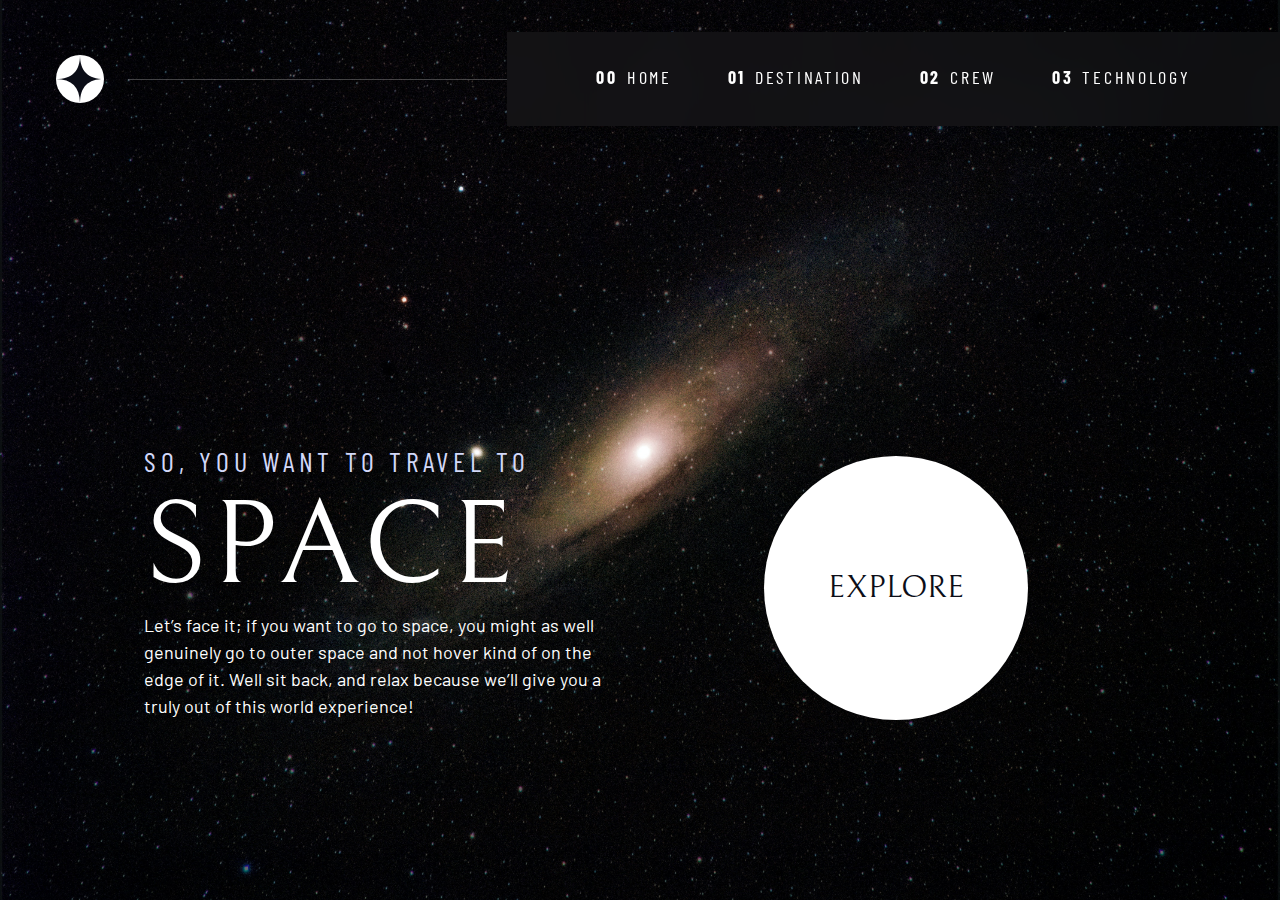
<file: index.html>
<!DOCTYPE html>
<html lang="en">

<head>
    <meta charset="UTF-8">
    <meta name="viewport" content="width=device-width, initial-scale=1.0">

    <link rel="icon" type="image/png" sizes="32x32" href="./assets/favicon-32x32.png">
    <!-- Google fonts -->
    <link rel="preconnect" href="https://fonts.googleapis.com">
    <link rel="preconnect" href="https://fonts.gstatic.com" crossorigin>
    <link
        href="https://fonts.googleapis.com/css2?family=Barlow+Condensed:wght@400;700&family=Bellefair&family=Barlow:wght@400;700&display=swap"
        rel="stylesheet">
    <link rel="stylesheet" href="./style.css">
    <script defer src="./index.js"></script>
    <script defer src="./tabs.js"></script>
    <title>Space tourism website</title>
</head>

<body class="home">
    <a class="skip-to-content" href="#main">Skip to content</a>

    <header class="primary-header flex">
        <div>
            <img src="./assets/shared/logo.svg" alt="space tourism logo" class="logo">
        </div>
        <button class="mobile-nav-toggle" aria-controls="primary-navigation"><span class="sr-only"
                aria-expanded="false">Menu</span></button>
        <nav>
            <ul id="primary-navigation" data-visible="false" class="primary-navigation underline-indicators flex">
                <li><a class="ff-sans-cond uppercase text-white letter-spacing-2" href="index.html"><span
                            aria-hidden="true">00</span>Home</a>
                <li><a class="ff-sans-cond uppercase text-white letter-spacing-2" href="./destination.html"><span
                            aria-hidden="true">01</span>Destination</a>
                <li><a class="ff-sans-cond uppercase text-white letter-spacing-2" href="crew.html"><span
                            aria-hidden="true">02</span>Crew</a>
                <li><a class="ff-sans-cond uppercase text-white letter-spacing-2" href="technology.html"><span
                            aria-hidden="true">03</span>Technology</a>
            </ul>
        </nav>
    </header>

    <main id="main" class="grid-container grid-container--home">
        <div>
            <h1 class="text-accent fs-500 ff-sans-cond uppercase letter-spacing-1">So, you want to travel to
                <span class="d-block fs-900 ff-serif text-white">Space</span>
            </h1>

            <p>Let’s face it; if you want to go to space, you might as well genuinely go to
                outer space and not hover kind of on the edge of it. Well sit back, and relax
                because we’ll give you a truly out of this world experience! </p>
        </div>
        <div>
            <a href="./destination.html" class="large-button uppercase ff-serif text-dark bg-white">Explore</a>
        </div>
    </main>




</body>

</html>
</file>
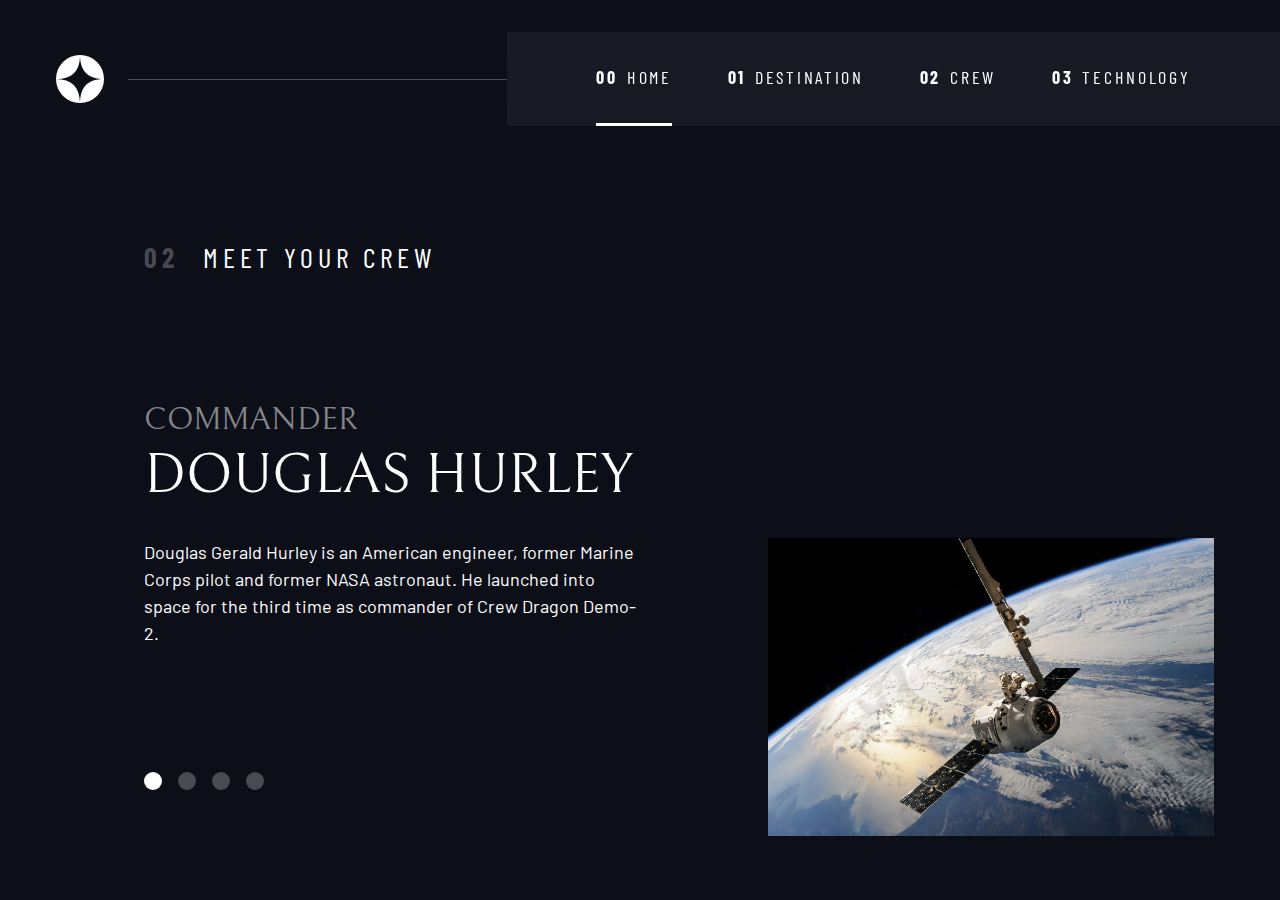
<file: crew-commander.html>
<!DOCTYPE html>
<html lang="en">

<head>
    <meta charset="UTF-8">
    <meta http-equiv="X-UA-Compatible" content="IE=edge">
    <meta name="viewport" content="width=device-width, initial-scale=1.0">
    <link rel="preconnect" href="https://fonts.googleapis.com">
    <link rel="preconnect" href="https://fonts.gstatic.com" crossorigin>
    <link
        href="https://fonts.googleapis.com/css2?family=Barlow+Condensed:wght@400;700&family=Bellefair&family=Barlow:wght@400;700&display=swap"
        rel="stylesheet">
    <link rel="stylesheet" href="./style.css">
    <script defer src="./index.js"></script>
    <title>Space tourism</title>
</head>

<body class="crew">
    <a class="skip-to-content" href="#main">Skip to content</a>

    <header class="primary-header flex">
        <div>
            <img src="./assets/shared/logo.svg" alt="space tourism logo" class="logo">
        </div>
        <button class="mobile-nav-toggle" aria-controls="primary-navigation"><span class="sr-only"
                aria-expanded="false">Menu</span></button>
        <nav>
            <ul id="primary-navigation" data-visible="false" class="primary-navigation underline-indicators flex">
                <li class="active"><a class="ff-sans-cond uppercase text-white letter-spacing-2" href="index.html"><span
                            aria-hidden="true">00</span>Home</a>
                <li><a class="ff-sans-cond uppercase text-white letter-spacing-2" href="destination.html"><span
                            aria-hidden="true">01</span>Destination</a>
                <li><a class="ff-sans-cond uppercase text-white letter-spacing-2" href="crew.html"><span
                            aria-hidden="true">02</span>Crew</a>
                <li><a class="ff-sans-cond uppercase text-white letter-spacing-2" href="technology.html"><span
                            aria-hidden="true">03</span>Technology</a>
            </ul>
        </nav>
    </header>

    <main id="main" class="grid-container grid-container--crew flow">
        <h1 class="numbered-title"><span aria-hidden="true">02</span> Meet your crew</h1>

        <div class="dot-indicators flex">
            <button aria-selected="true"><span class="sr-only">The commander</span></button>
            <button aria-selected="false"><span class="sr-only">The mission specialist</span></button>
            <button aria-selected="false"><span class="sr-only">The pilot</span></button>
            <button aria-selected="false"><span class="sr-only">The crew engineer</span></button>
        </div>

        <article class="crew-details flow">
            <header class="flow flow--space-small">
                <h2 class="fs-600 ff-serif uppercase">Commander</h2>
                <p class="fs-700 uppercase ff-serif">Douglas Hurley</p>
            </header>

            <p>Douglas Gerald Hurley is an American engineer, former Marine Corps pilot
                and former NASA astronaut. He launched into space for the third time as
                commander of Crew Dragon Demo-2.</p>
        </article>
        <picture>
            <img src="./assets/shared/crew-1.jpg" alt="space ship">
        </picture>

    </main>
</body>

</html>
</file>
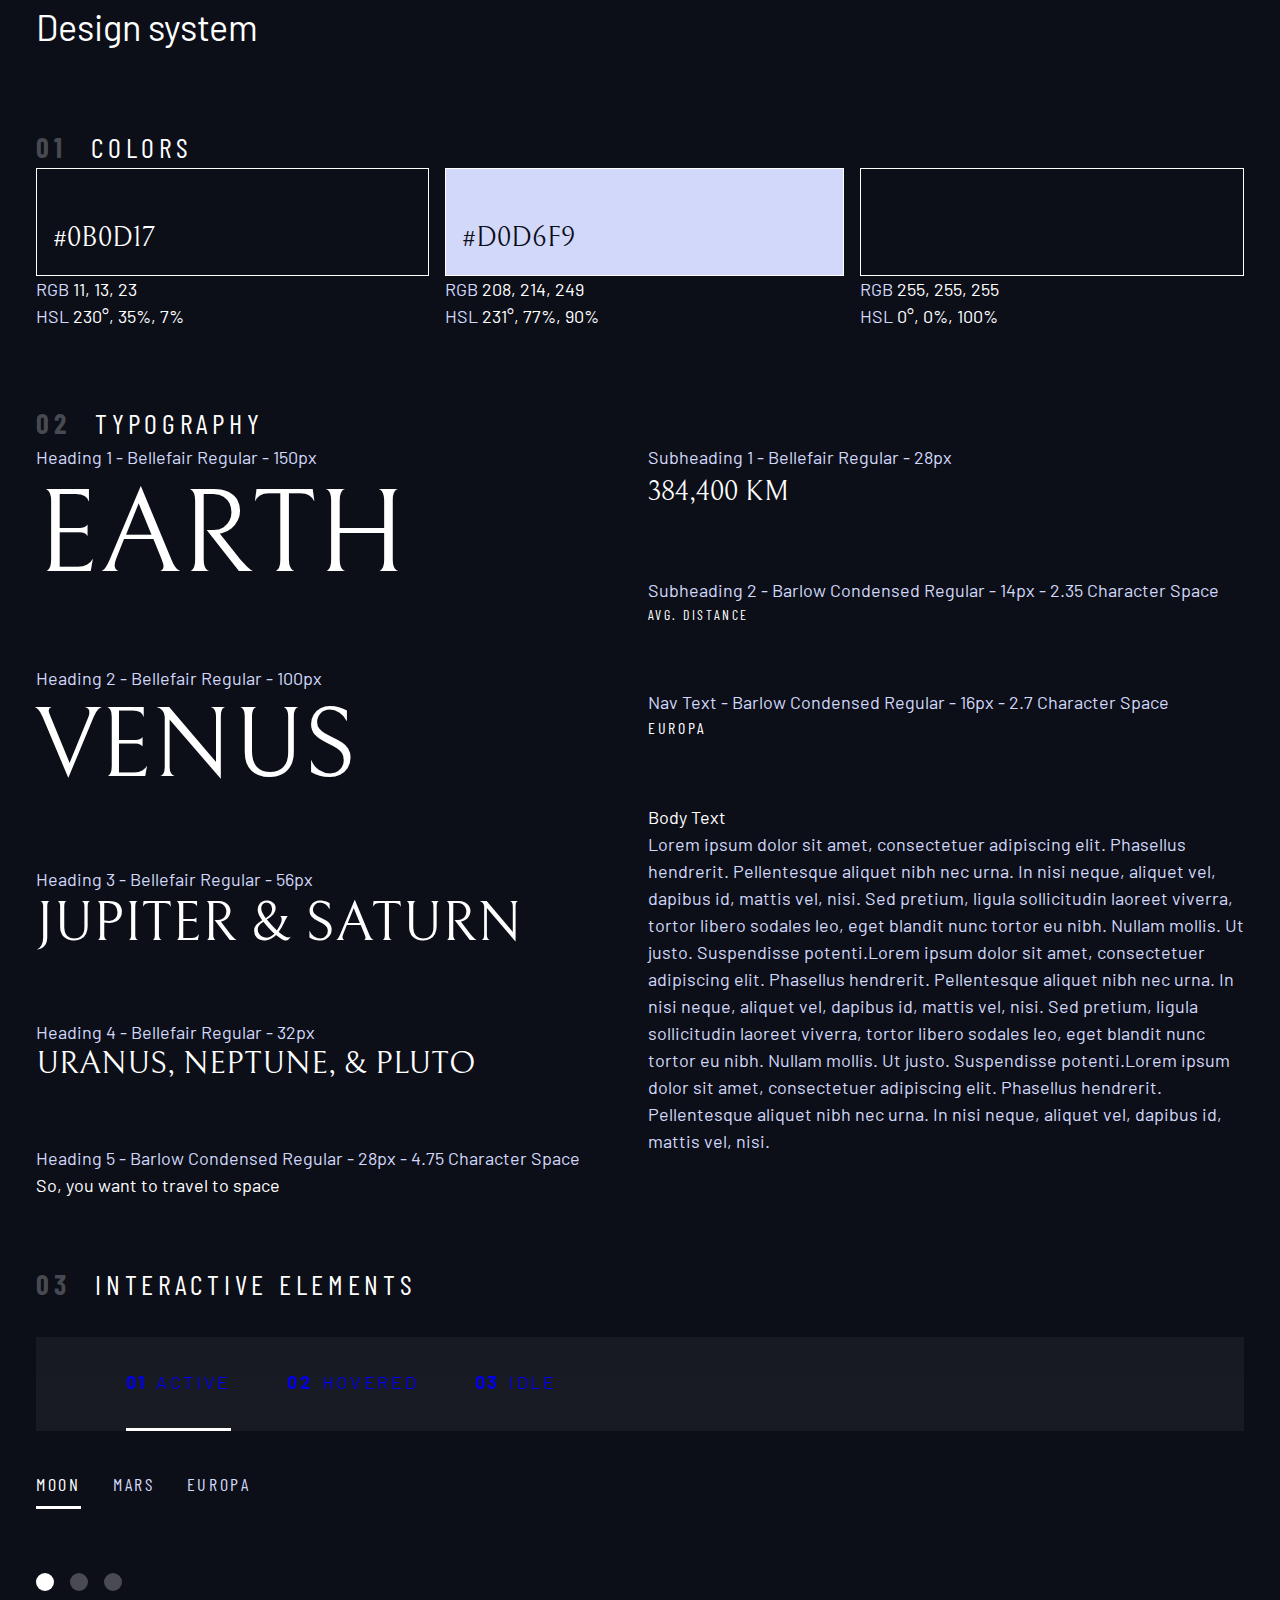
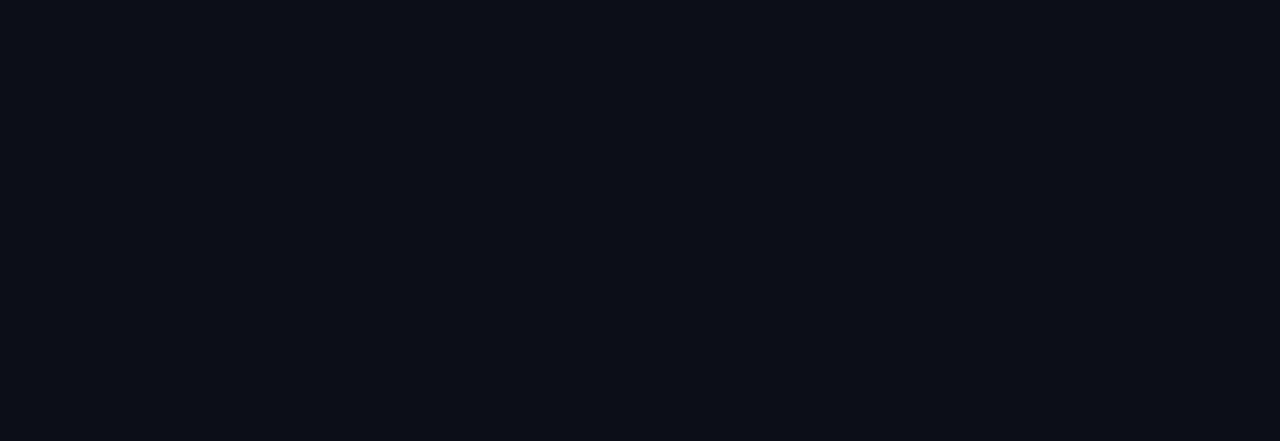
<file: design-system.html>
<!DOCTYPE html>
<html lang="en">

<head>
    <meta charset="UTF-8">
    <meta http-equiv="X-UA-Compatible" content="IE=edge">
    <meta name="viewport" content="width=device-width, initial-scale=1.0">

    <!-- Google fonts -->
    <link rel="preconnect" href="https://fonts.googleapis.com">
    <link rel="preconnect" href="https://fonts.gstatic.com" crossorigin>
    <link
        href="https://fonts.googleapis.com/css2?family=Barlow+Condensed:wght@400;700&family=Bellefair&family=Barlow:wght@400;700&display=swap"
        rel="stylesheet">

    <link rel="stylesheet" href="./style.css">
    <script defer src="./index.js"></script>
    <title>Design system</title>
</head>

<body class="">

    <div class="container">
        <h1>Design system</h1>



        <section id="colors" style="margin: 4em 0;">
            <h2 class="numbered-title"><span>01</span> colors</h2>
            <div class="flex">
                <div style="flex-grow: 1;">
                    <div class="bg-dark text-white ff-serif fs-500"
                        style="padding: 3rem 1rem 1rem; border: 1px solid white">#0B0D17
                    </div>
                    <p><span class="text-accent">RGB</span> 11, 13, 23</p>
                    <p><span class="text-accent">HSL</span> 230°, 35%, 7%</p>
                </div>
                <div style="flex-grow: 1;">
                    <div class="bg-accent text-dark ff-serif fs-500"
                        style="padding: 3rem 1rem 1rem; border: 1px solid white">#D0D6F9
                    </div>
                    <p><span class="text-accent">RGB</span> 208, 214, 249</p>
                    <p><span class="text-accent">HSL</span> 231°, 77%, 90%</p>
                </div>
                <div style="flex-grow: 1;">
                    <div class="bg-wh text-dark ff-serif fs-500"
                        style="padding: 3rem 1rem 1rem; border: 1px solid white;">#FFFFFF
                    </div>
                    <p><span class="text-accent">RGB</span> 255, 255, 255</p>
                    <p><span class="text-accent">HSL</span> 0°, 0%, 100%</p>
                </div>
            </div>
        </section>


        <section id="typography" style="margin: 4rem 0">
            <h2 class="numbered-title"><span>02 </span>Typography</h2>
            <div class="flex">
                <div class="flow" style="flex-basis: 100%; --flow-space: 4rem;">
                    <div>
                        <p class="text-accent">Heading 1 - Bellefair Regular - 150px</p>
                        <p class="fs-900 ff-serif uppercase">Earth</p>
                    </div>
                    <div>
                        <p class="text-accent">Heading 2 - Bellefair Regular - 100px</p>
                        <p class="fs-800 ff-serif uppercase">Venus</p>
                    </div>
                    <div>
                        <p class="text-accent">Heading 3 - Bellefair Regular - 56px</p>
                        <p class="fs-700 ff-serif uppercase">Jupiter & Saturn</p>
                    </div>
                    <div>
                        <p class="text-accent"> Heading 4 - Bellefair Regular - 32px</p>
                        <p class="fs-600 ff-serif uppercase">Uranus, Neptune, & Pluto</p>
                    </div>
                    <div>
                        <p class="text-accent">Heading 5 - Barlow Condensed Regular - 28px - 4.75 Character Space</p>
                        <p class="text-accent fs-500 ff-sans-cond uppercase letter-spacing-1"></p>So, you want to
                        travel to space
                        </p>
                    </div>

                </div>

                <div class="flow" style="flex-basis: 100%; --flow-space: 4rem;">
                    <div>
                        <p class="text-accent">Subheading 1 - Bellefair Regular - 28px</p>
                        <p class="fs-500 ff-serif uppercase">384,400 km</p>
                    </div>
                    <div>
                        <p class="text-accent">Subheading 2 - Barlow Condensed Regular - 14px - 2.35 Character Space</p>
                        <p class="fs-200 uppercase ff-sans-cond letter-spacing-3">Avg. Distance</p>
                    </div>
                    <div>
                        <p class="text-accent">Nav Text - Barlow Condensed Regular - 16px - 2.7 Character Space</p>
                        <p class="fs-300 uppercase ff-sans-cond letter-spacing-2">Europa</p>
                    </div>
                    <div>
                        <p>Body Text</p>
                        <p class="text-accent">Lorem ipsum dolor sit amet, consectetuer adipiscing elit. Phasellus
                            hendrerit. Pellentesque
                            aliquet nibh nec urna. In nisi neque, aliquet vel, dapibus id, mattis vel, nisi. Sed
                            pretium, ligula sollicitudin laoreet viverra, tortor libero sodales leo, eget blandit nunc
                            tortor eu nibh. Nullam mollis. Ut justo. Suspendisse potenti.Lorem ipsum dolor sit amet,
                            consectetuer adipiscing elit. Phasellus hendrerit. Pellentesque aliquet nibh nec urna. In
                            nisi neque, aliquet vel, dapibus id, mattis vel, nisi. Sed pretium, ligula sollicitudin
                            laoreet viverra, tortor libero sodales leo, eget blandit nunc tortor eu nibh. Nullam mollis.
                            Ut justo. Suspendisse potenti.Lorem ipsum dolor sit amet, consectetuer adipiscing elit.
                            Phasellus hendrerit. Pellentesque aliquet nibh nec urna. In nisi neque, aliquet vel, dapibus
                            id, mattis vel, nisi. </p>
                    </div>
                </div>
            </div>
        </section>

        <section class="flow" id="interactive-elements">
            <h2 class="numbered-title"><span>03</span> Interactive elements</h2>

            <!-- navigation -->
            <div>
                <nav>
                    <ul class="primary-navigation flex underline-indicators">
                        <li class="active"><a class="uppercase text-wh letter-spacing-2"
                                href="#"><span>01</span>Active</a></li>
                        <li><a class="uppercase text-wh letter-spacing-2" href="#"><span>02</span>Hovered
                            </a>
                        </li>
                        <li><a class="uppercase text-wh letter-spacing-2" href="#"><span>03</span>Idle</a></li>
                    </ul>
                </nav>
            </div>

            <div class="flex">


                <div class="flow" style="margin-bottom: 50vh; --flow-space: 4rem">
                    <!-- Tabs -->
                    <div class="tab-list underline-indicators flex">
                        <button aria-selected="true"
                            class="uppercase ff-sans-cond text-accent bg-dark letter-spacing-2">Moon</button>
                        <button aria-selected="false"
                            class="uppercase ff-sans-cond text-accent bg-dark letter-spacing-2">Mars</button>
                        <button aria-selected="false"
                            class="uppercase ff-sans-cond text-accent bg-dark letter-spacing-2">Europa</button>
                    </div>

                    <!-- Dots -->

                    <div class="dot-indicators flex">
                        <button aria-selected="true"><span class="sr-only">Slide title</span></button>
                        <button aria-selected="false"><span class="sr-only">Slide title</span></button>
                        <button aria-selected="false"><span class="sr-only">Slide title</span></button>
                    </div>
                    <!-- Numbers -->
                </div>
            </div>

        </section>
    </div>
</body>

</html>
</file>
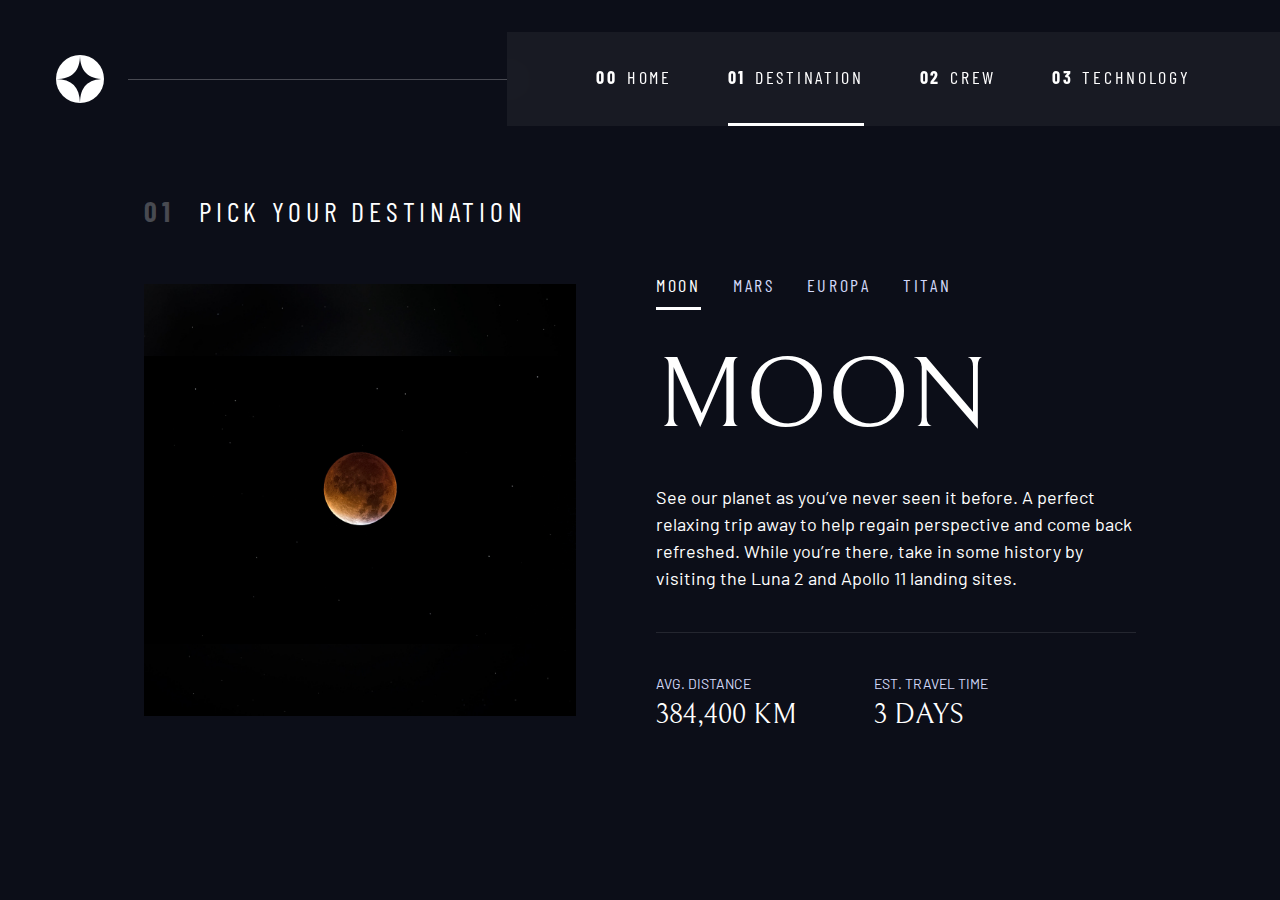
<file: destination.html>
<!DOCTYPE html>
<html lang="en">

<head>
    <meta charset="UTF-8">
    <meta http-equiv="X-UA-Compatible" content="IE=edge">
    <meta name="viewport" content="width=device-width, initial-scale=1.0">
    <link rel="preconnect" href="https://fonts.googleapis.com">
    <link rel="preconnect" href="https://fonts.gstatic.com" crossorigin>
    <link
        href="https://fonts.googleapis.com/css2?family=Barlow+Condensed:wght@400;700&family=Bellefair&family=Barlow:wght@400;700&display=swap"
        rel="stylesheet">
    <link rel="stylesheet" href="./style.css">
    <script defer src="./index.js"></script>
    <script defer src="./tabs.js"></script>
    <title>Space tourism website</title>
</head>

<body class="destination">
    <a class="skip-to-content" href="#main">Skip to content</a>

    <header class="primary-header flex">
        <div>
            <img src="./assets/shared/logo.svg" alt="space tourism logo" class="logo">
        </div>
        <button class="mobile-nav-toggle" aria-controls="primary-navigation"><span class="sr-only"
                aria-expanded="false">Menu</span></button>
        <nav>
            <ul id="primary-navigation" data-visible="false" class="primary-navigation underline-indicators flex">
                <li><a class="ff-sans-cond uppercase text-white letter-spacing-2" href="index.html"><span
                            aria-hidden="true">00</span>Home</a>
                <li class="active"><a class="ff-sans-cond uppercase text-white letter-spacing-2" href="destination.html"><span
                            aria-hidden="true">01</span>Destination</a>
                <li><a class="ff-sans-cond uppercase text-white letter-spacing-2" href="crew.html"><span
                            aria-hidden="true">02</span>Crew</a>
                <li><a class="ff-sans-cond uppercase text-white letter-spacing-2" href="technology.html"><span
                            aria-hidden="true">03</span>Technology</a>
            </ul>
        </nav>
    </header>

    <main id="main" class="grid-container grid-container--destination flow">
        <h1 class="numbered-title"><span aria-hidden="true">01</span> Pick your destination</h1>
        <picture id="moon-image">
            <img src="./assets/shared/moon-3.jpg" alt="the moon">
        </picture>
        <picture hidden id="mars-image">
            <img src="./assets/shared/mars.jpg" alt="the planet mars">
        </picture >
        <picture  id="europa-image">
            <img src="./assets/shared/moon-2-cent.jpg" alt="the planet europa">
        </picture>
        <picture  id="titan-image">
            <img src="./assets/shared/titan.jpg" alt="the moon titan">
        </picture>


        <div class="tab-list underline-indicators flex" role="tablist" aria-label="destination list">
            <button aria-selected="true" role="tab" aria-controls="moon-tab" class="uppercase ff-sans-cond text-accent letter-spacing-2" data-image="moon-image" tabindex="0">Moon</button>
            <button aria-selected="false" role="tab" aria-controls="mars-tab" class="uppercase ff-sans-cond text-accent letter-spacing-2" data-image="mars-image" tabindex="-1">Mars</button>
            <button aria-selected="false" role="tab" aria-controls="europa-tab" class="uppercase ff-sans-cond text-accent letter-spacing-2" data-image="europa-image" tabindex="-1">Europa</button>
            <button aria-selected="false" role="tab" aria-controls="titan-tab" class="uppercase ff-sans-cond text-accent letter-spacing-2" data-image="titan-image" tabindex="-1">Titan</button>
        </div>

        <!--The moon-->
        <article class="destination-info flow" id="moon-tab" tabindex="0" role="tabpanel">
            <h2 class="fs-800 uppercase ff-serif">Moon</h2>

            <p>See our planet as you’ve never seen it before. A perfect relaxing trip away to help
                regain perspective and come back refreshed. While you’re there, take in some history
                by visiting the Luna 2 and Apollo 11 landing sites.</p>

            <div class="destination-meta flex">
                <div>
                    <h3 class="text-accent fs-200 uppercase">Avg. distance</h3>
                    <p class="ff-serif uppercase">384,400 km</p>
                </div>
                <div>
                    <h3 class="text-accent fs-200 uppercase">Est. travel time</h3>
                    <p class="ff-serif uppercase">3 days</p>
                </div>
            </div>
        </article>


        <!-- Mars -->
        <article hidden class="destination-info flow" id="mars-tab" tabindex="0" role="tabpanel">
            <h2 class="fs-800 uppercase ff-serif">Mars</h2>

            <p>Don’t forget to pack your hiking boots. You’ll need them to tackle Olympus Mons,
                the tallest planetary mountain in our solar system. It’s two and a half times
                the size of Everest!</p>

            <div class="destination-meta flex">
                <div>
                    <h3 class="text-accent fs-200 uppercase">Avg. distance</h3>
                    <p class="ff-serif uppercase">225 mil. km</p>
                </div>
                <div>
                    <h3 class="text-accent fs-200 uppercase">Est. travel time</h3>
                    <p class="ff-serif uppercase">9 months</p>
                </div>
            </div>
        </article>

        <!-- Europa -->
        <article hidden class="destination-info flow" id="europa-tab" tabindex="0" role="tabpanel">
            <h2 class="fs-800 uppercase ff-serif">Europa</h2>

            <p>The smallest of the four Galilean moons orbiting Jupiter, Europa is a
                winter lover’s dream. With an icy surface, it’s perfect for a bit of
                ice skating, curling, hockey, or simple relaxation in your snug
                wintery cabin.</p>
            <div class="destination-meta flex">
                <div>
                    <h3 class="text-accent fs-200 uppercase">Avg. distance</h3>
                    <p class="ff-serif uppercase">628 mil. km</p>
                </div>
                <div>
                    <h3 class="text-accent fs-200 uppercase">Est. travel time</h3>
                    <p class="ff-serif uppercase">3 years</p>
                </div>
            </div>
        </article>

        <!-- Titan -->
        <article hidden class="destination-info flow" id="titan-tab" tabindex="0" role="tabpanel">
            <h2 class="fs-800 uppercase ff-serif">Titan</h2>

            <p>The only moon known to have a dense atmosphere other than Earth, Titan
                is a home away from home (just a few hundred degrees colder!). As a
                bonus, you get striking views of the Rings of Saturn.</p>

            <div class="destination-meta flex">
                <div>
                    <h3 class="text-accent fs-200 uppercase">Avg. distance</h3>
                    <p class="ff-serif uppercase">1.6 bil. km</p>
                </div>
                <div>
                    <h3 class="text-accent fs-200 uppercase">Est. travel time</h3>
                    <p class="ff-serif uppercase">7 years</p>
                </div>
            </div>
        </article>
    </main>


</body>

</html>
</file>
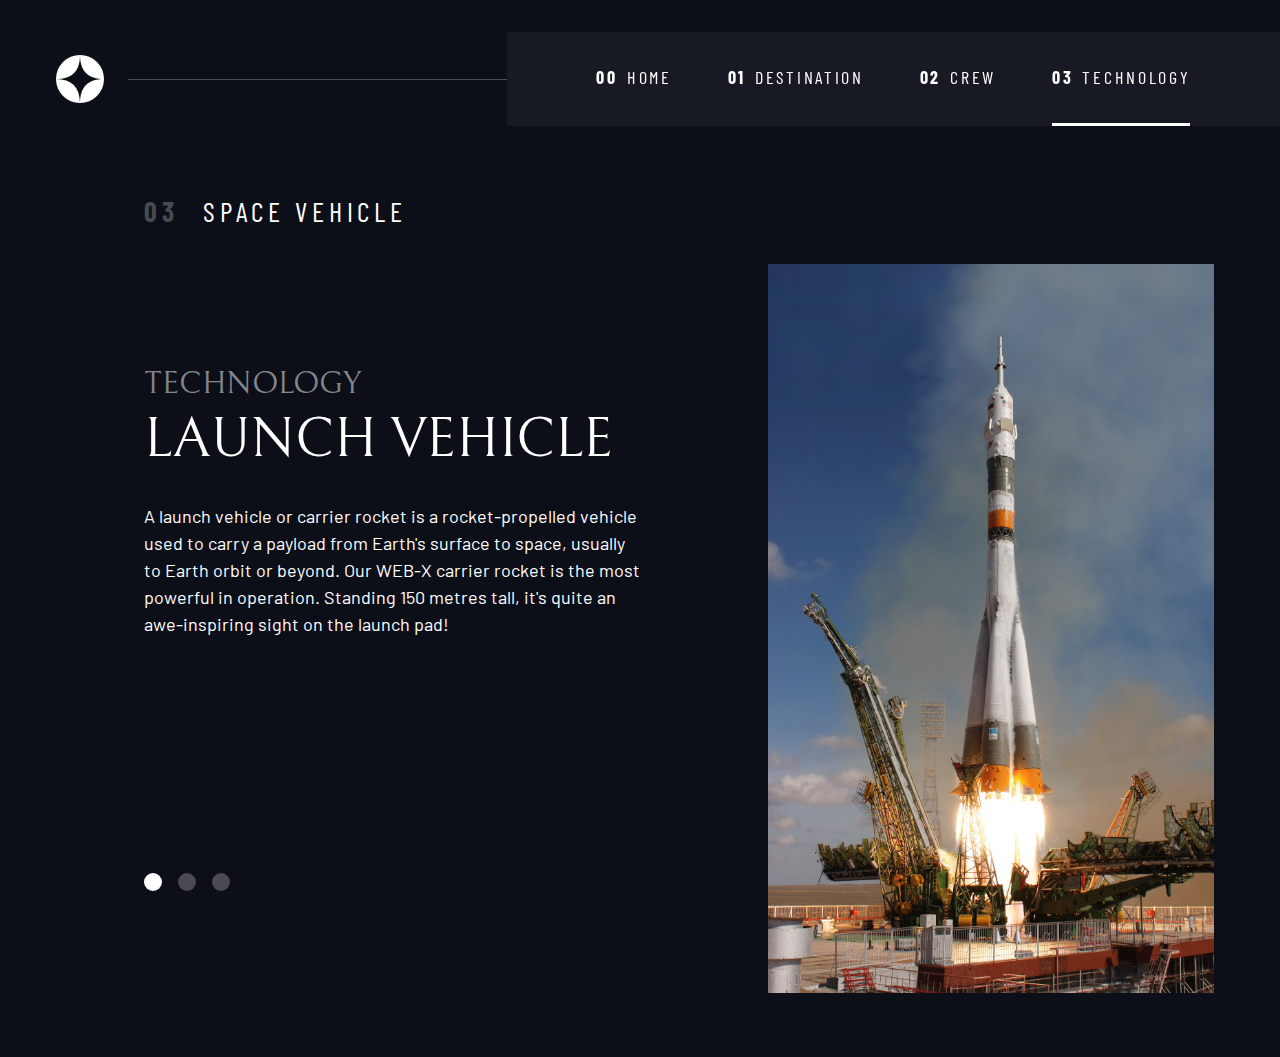
<file: technology.html>
<!DOCTYPE html>
<html lang="en">

<head>
    <meta charset="UTF-8">
    <meta http-equiv="X-UA-Compatible" content="IE=edge">
    <meta name="viewport" content="width=device-width, initial-scale=1.0">
    <link rel="preconnect" href="https://fonts.googleapis.com">
    <link rel="preconnect" href="https://fonts.gstatic.com" crossorigin>
    <link
        href="https://fonts.googleapis.com/css2?family=Barlow+Condensed:wght@400;700&family=Bellefair&family=Barlow:wght@400;700&display=swap"
        rel="stylesheet">
    <link rel="stylesheet" href="./style.css">
    <script defer src="./index.js"></script>
    <script defer src="./tabs.js"></script>
    <title>Space tourism website</title>
</head>

<body>

    <body class="crew">
        <a class="skip-to-content" href="#main">Skip to content</a>
        <header class="primary-header flex">
            <div>
                <img src="./assets/shared/logo.svg" alt="space tourism logo" class="logo">
            </div>
            <button class="mobile-nav-toggle" aria-controls="primary-navigation"><span class="sr-only"
                    aria-expanded="false">Menu</span></button>
            <nav>
                <ul id="primary-navigation" data-visible="false" class="primary-navigation underline-indicators flex">
                    <li class=""><a class="ff-sans-cond uppercase text-white letter-spacing-2" href="index.html"><span
                                aria-hidden="true">00</span>Home</a>
                    <li><a class="ff-sans-cond uppercase text-white letter-spacing-2" href="destination.html"><span
                                aria-hidden="true">01</span>Destination</a>
                    <li><a class="ff-sans-cond uppercase text-white letter-spacing-2" href="crew.html"><span
                                aria-hidden="true">02</span>Crew</a>
                    <li class="active"><a class="ff-sans-cond uppercase text-white letter-spacing-2" href="technology.html"><span
                                aria-hidden="true">03</span>Technology</a>
                </ul>
            </nav>
        </header>

        <main id="main" class="grid-container grid-container--crew flow">
            <h1 class="numbered-title"><span aria-hidden="true">03</span> Space vehicle</h1>

            <div class="dot-indicators flex" role="tablist" aria-label="crew member list">
                <button aria-selected="true" aria-controls="commander-tab" role="tab" data-image="commander-image"
                    tabindex="0"><span class="sr-only">Launch vehicle</span></button>
                <button aria-selected="false" aria-controls="mission-tab" role="tab" data-image="mission-image"
                    tabindex="-1"><span class="sr-only">Spaceport</span></button>
                <button aria-selected="false" aria-controls="pilot-tab" role="tab" data-image="pilot-image"
                    tabindex="-1"><span class="sr-only">The pilot</span></button>

            </div>

            <!-- commander -->
            <article class="crew-details flow" id="commander-tab" role="tabpanel" tabindex="0">
                <header class="flow flow--space-small">
                    <h2 class="fs-600 ff-serif uppercase">Technology</h2>
                    <p class="fs-700 uppercase ff-serif">Launch vehicle</p>
                </header>
                <p>A launch vehicle or carrier rocket is a rocket-propelled vehicle used to carry a payload from
                    Earth's surface to space, usually to Earth orbit or beyond. Our WEB-X carrier rocket is the most
                    powerful in
                    operation. Standing 150 metres tall, it's quite an awe-inspiring sight on the launch pad!</p>
            </article>

            <!-- mission specialist -->
            <article hidden class="crew-details flow" id="mission-tab" role="tabpanel" tabindex="0">
                <header class="flow flow--space-small">
                    <h2 class="fs-600 ff-serif uppercase">Technology</h2>
                    <p class="fs-700 uppercase ff-serif">Spaceport</p>
                </header>
                <p>A spaceport or cosmodrome is a site for launching (or receiving) spacecraft, by analogy to the
                    seaport for ships or airport for aircraft. Based in the famous Cape Canaveral, our spaceport is
                    ideally situated
                    to
                    take advantage of the Earth’s rotation for launch.</p>
            </article>

            <!-- pilot -->
            <article hidden class="crew-details flow" id="pilot-tab" role="tabpanel" tabindex="0">
                <header class="flow flow--space-small">
                    <h2 class="fs-600 ff-serif uppercase">Technology</h2>
                    <p class="fs-700 uppercase ff-serif">Space capsule</p>
                </header>
                <p>A space capsule is an often-crewed spacecraft that uses a blunt-body reentry capsule to reenter
                    the
                    Earth's atmosphere without wings. Our capsule is where you'll spend your time during the flight. It
                    includes a
                    space
                    gym, cinema, and plenty of other activities to keep you entertained.</p>
            </article>




            <picture id="commander-image">

                <img src="./assets/shared/tech-1.jpg" alt="Launch vehicle">
            </picture>
            <picture hidden id="mission-image">
                <img src="./assets/shared/tech-2.jpg" alt="Spaceport">
            </picture>
            <picture hidden id="pilot-image">

                <img src="./assets/shared/tech-3.jpg" alt="Space capsule">
            </picture>

        </main>
    </body>



 
</body>

</html>
</file>
<file: style.css>
/* ------------------- */
/* Custom properties   */
/* ------------------- */

:root {
    /* colors */
    --clr-dark: 230 35% 7%;
    --clr-light: 231 77% 90%;
    --clr-white: 0 0% 100%;
    
    /* font-sizes */
    --fs-900: clamp(5rem, 8vw + 1rem, 9.375rem);
    --fs-800: 3.5rem;
    --fs-700: 1.5rem;
    --fs-600: 1rem;
    --fs-500: 1rem;
    --fs-400: 0.9375rem;
    --fs-300: 1rem;
    --fs-200: 0.875rem;
    
    /* font-families */
    --ff-serif: "Bellefair", serif;
    --ff-sans-cond: "Barlow Condensed", sans-serif;
    --ff-sans-normal: "Barlow", sans-serif;
}

@media (min-width: 35em) {
    :root {
        --fs-800: 5rem;
        --fs-700: 2.5rem;
        --fs-600: 1.5rem;
        --fs-500: 1.25rem;
        --fs-400: 1rem;
    }
}

@media (min-width: 45em) {
    :root {
        /* font-sizes */
        --fs-800: 6.25rem;
        --fs-700: 3.5rem;
        --fs-600: 2rem;
        --fs-500: 1.75rem;
        --fs-400: 1.125rem;
    }
}


/* ------------------- */
/* Reset               */
/* ------------------- */

/* https://piccalil.li/blog/a-modern-css-reset/ */

/* Box sizing */
*,
*::before,
*::after {
    box-sizing: border-box;
}

/* Reset margins */
body,
h1,
h2,
h3,
h4,
h5,
p,
figure,
picture {
    margin: 0; 
}

h1,
h2,
h3,
h4,
h5,
h6,
p {
    font-weight: 400;
}

/* set up the body */
body {
    font-family: var(--ff-sans-normal);
    font-size: var(--fs-400);
    color: hsl( var(--clr-white) );
    background-color: hsl( var(--clr-dark) );
    line-height: 1.5;
    min-height: 100vh;
    
    display: grid;
    grid-template-rows: min-content 1fr;
    
    overflow-x: hidden;
}

/* make images easier to work with */
img,
picutre {
    max-width: 100%;
    display: block;
}

/* make form elements easier to work with */
input,
button,
textarea,
select {
    font: inherit;
}

/* remove animations for people who've turned them off */
@media (prefers-reduced-motion: reduce) {  
  *,
  *::before,
  *::after {
    animation-duration: 0.01ms !important;
    animation-iteration-count: 1 !important;
    transition-duration: 0.01ms !important;
    scroll-behavior: auto !important;
  }
}


/* ------------------- */
/* Utility classes     */
/* ------------------- */

/* general */

.flex {
    display: flex;
    gap: var(--gap, 1rem);
}

.grid {
    display: grid;
    gap: var(--gap, 1rem);
}

.d-block {
    display: block;
}

.flow > *:where(:not(:first-child)) {
    margin-top: var(--flow-space, 1rem);
}

.flow--space-small {
    --flow-space: .5rem
}

.container {
    padding-inline: 2em;
    margin-inline: auto;
    max-width: 80rem;
}

.sr-only {
  position: absolute; 
  width: 1px;
  height: 1px;
  padding: 0;
  margin: -1px; 
  overflow: hidden;
  clip: rect(0, 0, 0, 0);
  white-space: nowrap; /* added line */
  border: 0;
}

.skip-to-content {
    position: absolute;
    z-index: 9999;
    background: hsl( var(--clr-white) );
    color: hsl( var(--clr-dark) ); 
    padding: .5em 1em;
    margin-inline: auto;
    transform: translateY(-100%);
    transition: transform 250ms ease-in;
}

.skip-to-content:focus {
    transform: translateY(0);
}

/* colors */

.bg-dark { background-color: hsl( var(--clr-dark) );}
.bg-accent { background-color: hsl( var(--clr-light) );}
.bg-white { background-color: hsl( var(--clr-white) );}

.text-dark { color: hsl( var(--clr-dark) );}
.text-accent { color: hsl( var(--clr-light) );}
.text-white { color: hsl( var(--clr-white) );}

/* typography */

.ff-serif { font-family: var(--ff-serif); } 
.ff-sans-cond { font-family: var(--ff-sans-cond); } 
.ff-sans-normal { font-family: var(--ff-sans-normal); } 

.letter-spacing-1 { letter-spacing: 4.75px; } 
.letter-spacing-2 { letter-spacing: 2.7px; } 
.letter-spacing-3 { letter-spacing: 2.35px; } 

.uppercase { text-transform: uppercase; }

.fs-900 { font-size: var(--fs-900); }
.fs-800 { font-size: var(--fs-800); }
.fs-700 { font-size: var(--fs-700); }
.fs-600 { font-size: var(--fs-600); }
.fs-500 { font-size: var(--fs-500); }
.fs-400 { font-size: var(--fs-400); }
.fs-300 { font-size: var(--fs-300); }
.fs-200 { font-size: var(--fs-200); }

.fs-900,
.fs-800,
.fs-700,
.fs-600 {
    line-height: 1.1;
}

.numbered-title {
    font-family: var(--ff-sans-cond);
    font-size: var(--fs-500);
    text-transform: uppercase;
    letter-spacing: 4.72px; 
}

.numbered-title span {
    margin-right: .5em;
    font-weight: 700;
    color: hsl( var(--clr-white) / .25);
}


/* ------------------- */
/* Compontents         */
/* ------------------- */

.large-button {
    font-size: 2rem;
    position: relative;
    z-index: 1;
    display: inline-grid;
    place-items: center;
    padding: 0 2em;
    border-radius: 50%;
    aspect-ratio: 1;
    text-decoration: none;
}

.large-button::after {
    content: '';
    position: absolute;
    z-index: -1;
    width: 100%;
    height: 100%;
    background: hsl( var(--clr-white) / .1);
    border-radius: 50%;
    opacity: 0;
    transition: opacity 500ms linear, transform 750ms ease-in-out;
}
 
.large-button:hover::after,
.large-button:focus::after {
    opacity: 1;
    transform: scale(1.5);
}

/* primary-header */

.logo {
    margin: 1.5rem clamp(1.5rem, 5vw, 3.5rem);
}

.primary-header {
    justify-content: space-between;
    align-items: center;
}

.primary-navigation {
    --gap: clamp(1.5rem, 5vw, 3.5rem);
    --underline-gap: 2rem;
    list-style: none;
    padding: 0;
    margin: 0;
    background: hsl( var(--clr-white) / 0.05);
    backdrop-filter: blur(1.5rem);
}

.primary-navigation a {
    text-decoration: none;
}

.primary-navigation a > span {
    font-weight: 700;
    margin-right: .5em;
}

.mobile-nav-toggle {
    display: none;
}

@media (max-width: 35rem) {
    .primary-navigation {
        --underline-gap: .5rem;
        position: fixed;
        z-index: 1000;
        inset: 0 0 0 30%;
        list-style: none;
        padding: min(20rem, 15vh) 2rem;
        margin: 0;
        flex-direction: column;
        transform: translateX(100%);
        transition: transform 500ms ease-in-out;
    }
    
    .primary-navigation[data-visible="true"] {
        transform: translateX(0);
    }
    
    .primary-navigation.underline-indicators > .active {
       border: 0;
    }
    
    .mobile-nav-toggle {
        display: block;
        position: absolute;
        z-index: 2000;
        right: 1rem;
        top: 2rem;
        background: transparent;
        background-image: url(./assets/shared/icon-hamburger.svg);
        background-repeat: no-repeat;
        background-position: center;
        width: 1.5rem;
        aspect-ratio: 1;
        border: 0;
    }
    
    .mobile-nav-toggle[aria-expanded="true"] {
        background-image: url(./assets/shared/icon-close.svg);
    }
    
    .mobile-nav-toggle:focus-visible {
        outline: 5px solid white;
        outline-offset: 5px;
    }
    
}

@media (min-width: 35em) {
    .primary-navigation {
        padding-inline: clamp(3rem, 7vw, 7rem);
    }
}

@media (min-width: 35em) and (max-width: 44.999em) {
    .primary-navigation a > span {
        display: none;
    }
}

@media (min-width: 45em) {
    
     .primary-header::after {
         content: '';
         display: block;
         position: relative;
         height: 1px;
         width: 100%;
         margin-right: -2.5rem;
         background: hsl( var(--clr-white) / .25);
         order: 1;
     }
     
    nav {
        order: 2;
    }
    
    .primary-navigation {
        margin-block: 2rem;
    }
    
   
}


.underline-indicators > * {
    cursor: pointer;
    padding: var(--underline-gap, .5rem) 0;
    border: 0;
    border-bottom: .2rem solid hsl( var(--clr-white) / 0 );
    background-color: transparent;
}

.underline-indicators > *:hover,
.underline-indicators > *:focus {
    border-color: hsl( var(--clr-white) / .5);
}

.underline-indicators > .active,
.underline-indicators > [aria-selected="true"] {
    color: hsl( var(--clr-white) / 1);
    border-color: hsl( var(--clr-white) / 1); 
}

.tab-list {
    --gap: 2rem;
}

.dot-indicators > * {
    cursor: pointer;
    border: 0;
    border-radius: 50%;
    padding: .5em;
    background-color: hsl( var(--clr-white) / .25);
}
 
.dot-indicators > *:hover,
.dot-indicators > *:focus { 
    background-color: hsl( var(--clr-white) / .5);
}

.dot-indicators > [aria-selected="true"] {
    background-color: hsl( var(--clr-white) / 1); 
}


/* ----------------------------- */
/* Page specific background      */
/* ----------------------------- */
body {
    background-size: cover;
    background-position: bottom center;
}
/* home */
.home {
    background-image: url(./assets/shared/background-mobile.jpg);
}

@media (min-width: 35rem) {
    .home {
        background-position: center center;
        background-image: url(./assets/shared/background-mobile.jpg);
    }
}

@media (min-width: 45rem) {
    .home {
        background-image: url(./assets/shared/background-mobile.jpg);
    }
} 

/* ----------------------------- */
/* Layout                        */
/* ----------------------------- */


.grid-container {
    text-align: center;
    display: grid;
    place-items: center;
    padding-inline: 1rem;
    padding-bottom: 4rem;
}

.grid-container p:not([class]){
    max-width: 50ch; 
}

.numbered-title {
    grid-area: title;
}

/* destination layout */

.grid-container--destination {
    --flow-space: 2rem;
    grid-template-areas: 
        'title'
        'image'
        'tabs'
        'content';
}

.grid-container--destination > picture {
    grid-area: image;
    max-width: 60%;
    align-items: start;
}

.grid-container--destination > .tab-list {
    grid-area: tabs;
}

.grid-container--destination > .destination-info {
    grid-area: content;
}

.destination-meta {
    flex-direction: column;
    border-top: 1px solid hsl( var(--clr-white) / .1);
    padding-top: 2.5rem;
    margin-top: 2.5rem;
}

.destination-meta p {
    font-size: 1.75rem;
}

/* crew layout  */

.grid-container--crew {
    --flow-space: 2rem;
    grid-template-areas: 
        'title'
        'image'
        'tabs'
        'content';
}

.grid-container--crew > picture {
    grid-area: image;
    max-width: 60%;
    border-bottom: 1px snow hsl( var(--clr-white) / .1);
}

.grid-container--crew > .dot-indicators {
    grid-area: tabs;
}

.grid-container--crew > .crew-details {
    grid-area: content;
}

.crew-details h2 {
    color: hsl( var(--clr-white) / .5);
}

@media (min-width: 35em) {
    .numbered-title {
        justify-self: start;
        margin-top: 2rem;
    }
    
    .destination-meta {
        flex-direction: row;
        justify-content: space-evenly;
    }

    .grid-container--crew {
        grid-template-areas: 
            'title'
            'content'
            'tabs'
            'image';
    }
}

@media (min-width: 45em) {
    .grid-container {
        text-align: left;
        column-gap: var(--container-gap, 2rem);
        grid-template-columns: minmax(1rem, 1fr) repeat(2, minmax(0, 30rem)) minmax(1rem, 1fr);
    }
    
    .grid-container--home {
        padding-bottom: max(6rem, 20vh);
        align-items: end;
    }

    .grid-container--home > *:first-child {
        grid-column: 2;
    }

    .grid-container--home > *:last-child {
        grid-column: 3;
    }
    
    .grid-container--destination {
        justify-items: start;
        align-content: start;
        grid-template-areas: 
            '. title title .'
            '. image tabs .'
            '. image content .';
    }


     .grid-container--destination > picture,
     .grid-container--crew > picture {
         max-width: 90%;
}
    .destination-meta {
        --gap: min(6vw, 6rem);
        justify-content: start;
    }

    .grid-container--crew {
        grid-template-columns: minmax(1rem, 1fr) minmax(0, 37rem) minmax(0, 23rem) minmax(1rem, 1fr);
        justify-items: start;
        grid-template-areas: 
            '. title title .'
            '. content image .'
            '. tabs image .';
    }

    .grid-container--crew > .dot-indicators {
        justify-content: start;
    }

    .grid-container--crew > picture {
        grid-column: span 2;
        align-self: end;
        max-width: 90%;
    }

}
</file>
